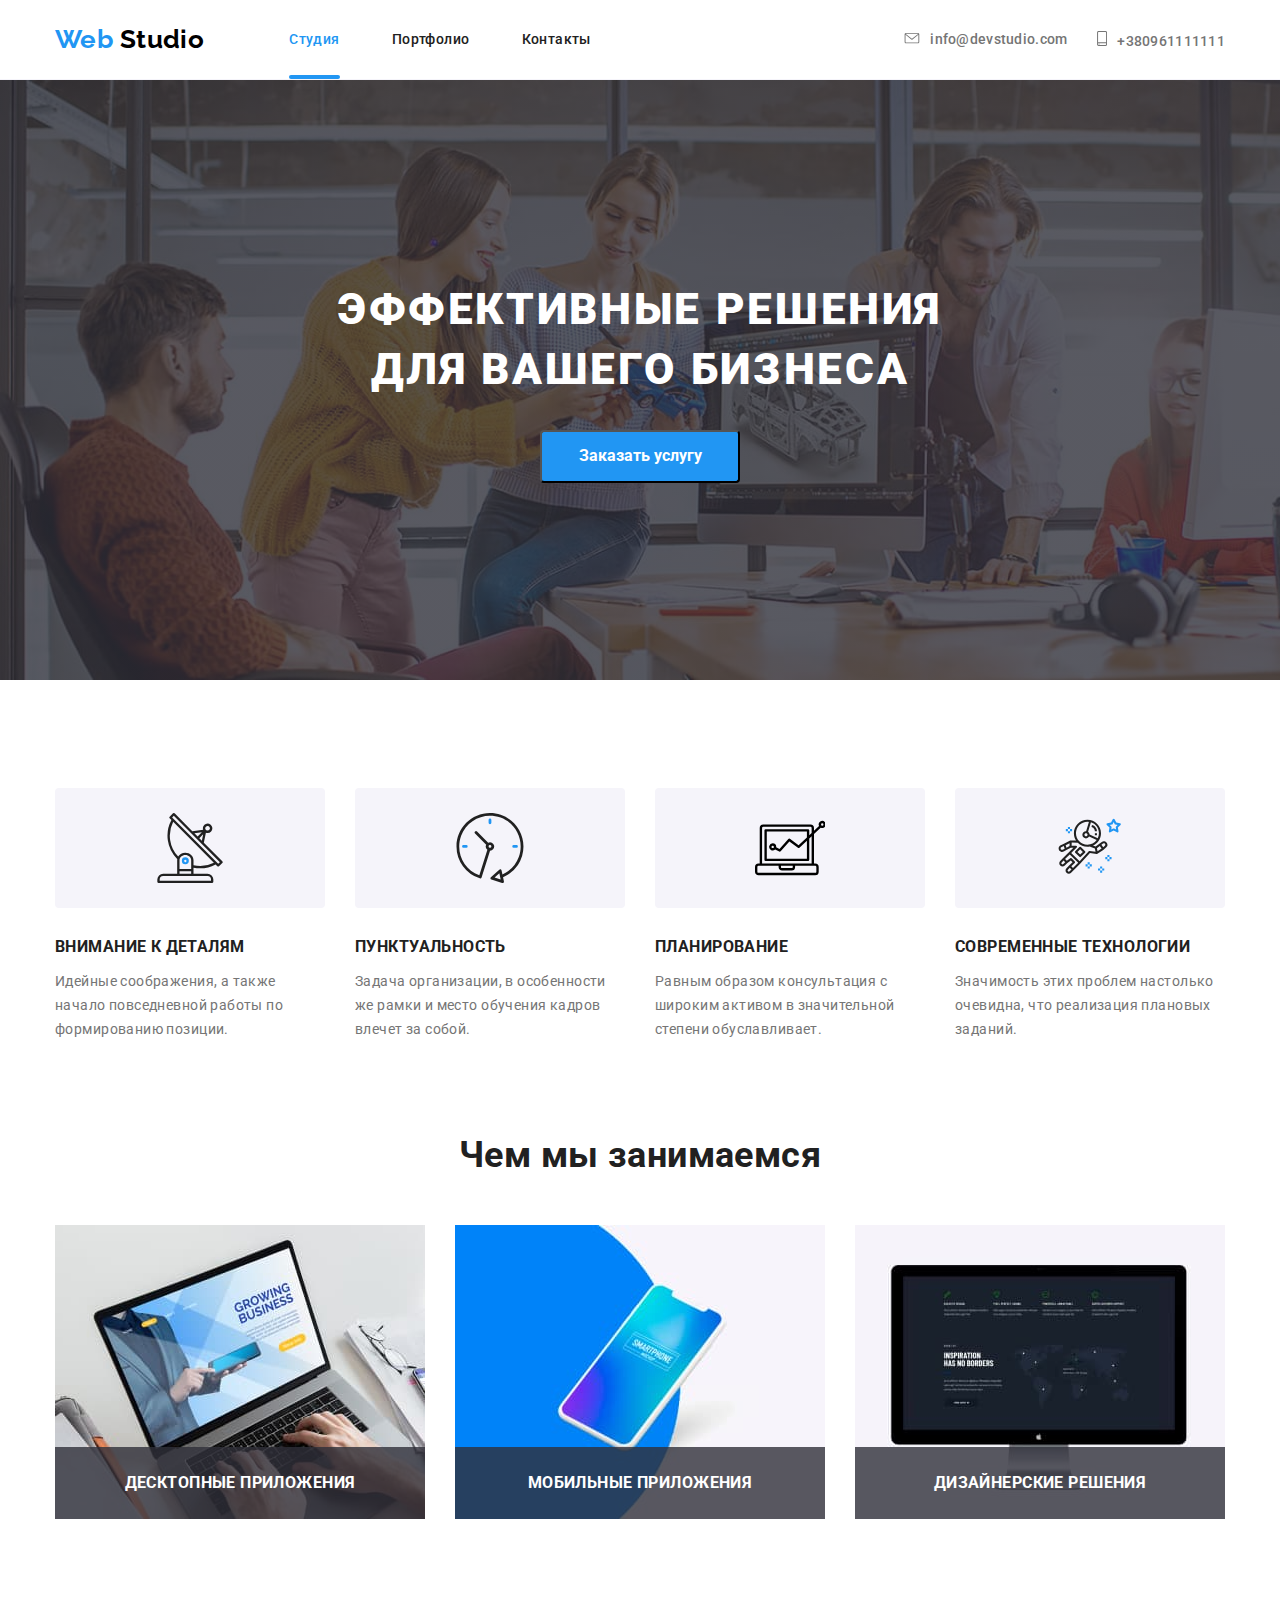
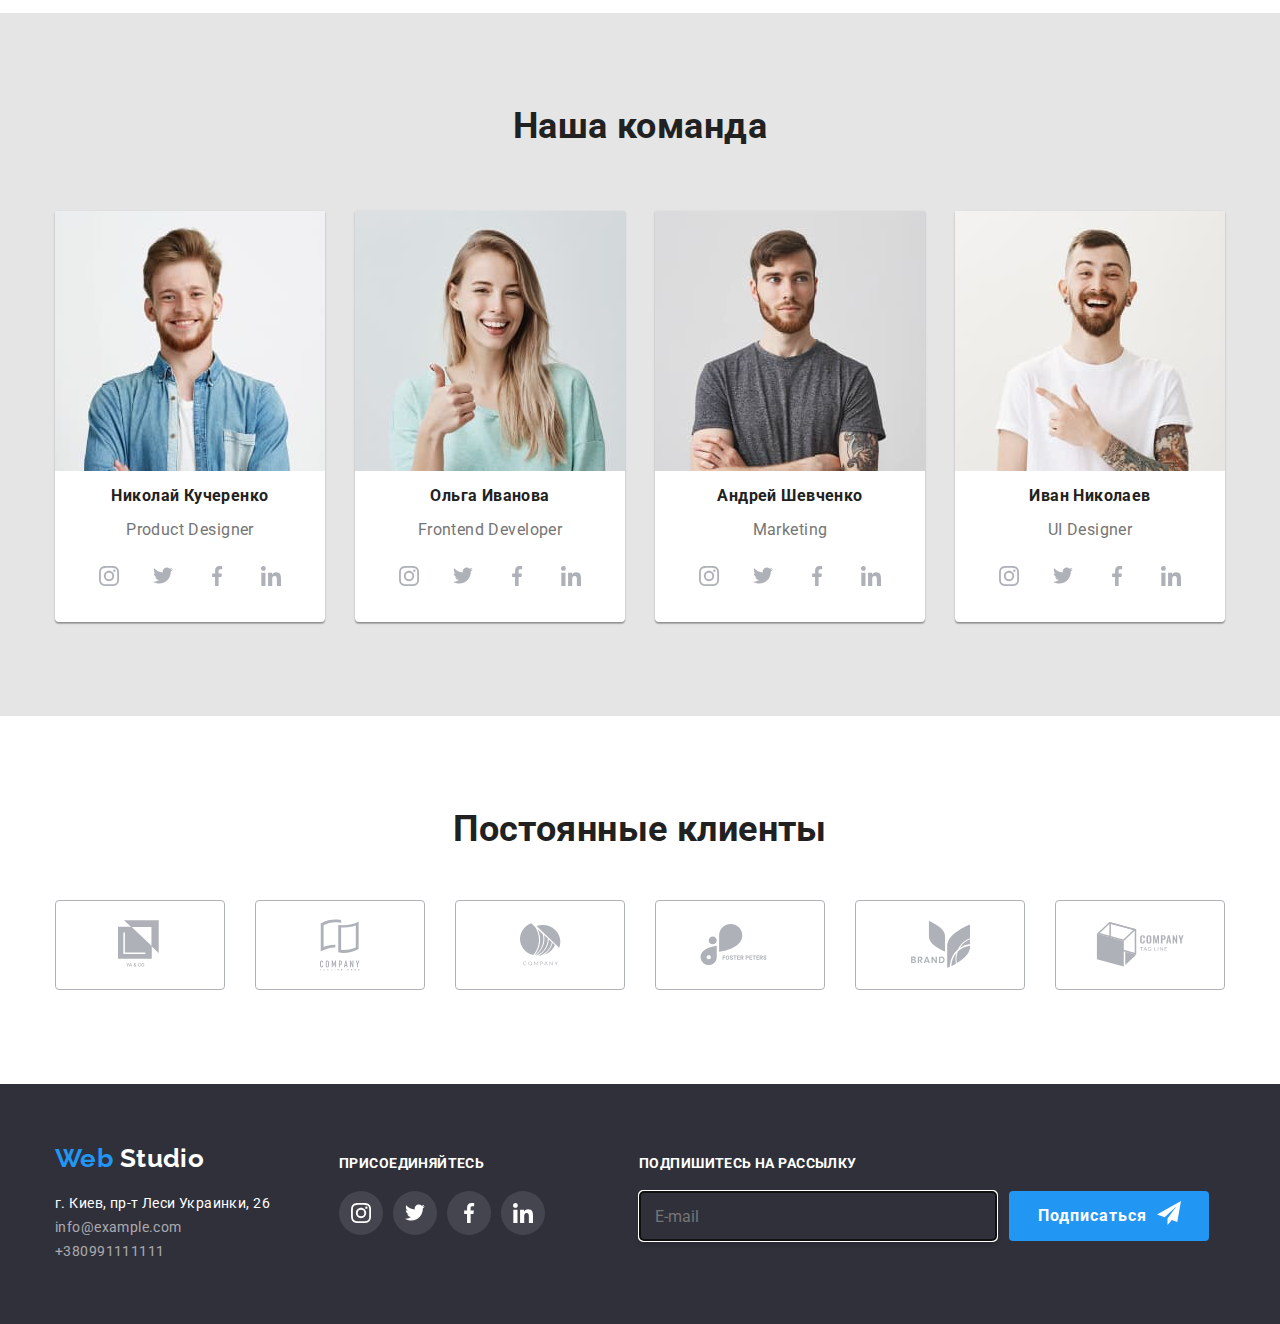
<file: index.html>
<!DOCTYPE html>
<html lang="ru">
  <head>
    <meta charset="UTF-8" />
    <meta name="viewport" content="width=device-width, initial-scale=1.0" />
    <title>Web Studio</title>
    <link
      href="https://fonts.googleapis.com/css2?family=Raleway:wght@700&family=Roboto:wght@400;500;700;900&display=swap"
      rel="stylesheet"
    />
    <link
      rel="stylesheet"
      href="https://cdnjs.cloudflare.com/ajax/libs/modern-normalize/0.6.0/modern-normalize.min.css"
    />
    <link rel="stylesheet" href="./сss/styles.css" />
  </head>
  <body>
    <!-- Шапка сайта-->
    <header class="page-header">
      <div class="container nav-address">
        <nav class="nav-address">
          <a href="./index.html" class="logo-header">
            <span class="logo-web">Web</span> Studio
          </a>

          <ul class="site-nav list">
            <li class="item"><a href="#" class="nav-link current">Студия</a>
            </li>
            <li class="item"><a href="./portfolio.html" class="nav-link" target="_blank">Портфолио</a>
            </li>
            <li class="item"><a href="#" class="nav-link">Контакты</a>
            </li>
          </ul>
        </nav>

        <ul class="address list">
          <li class="item">
            <a href="mailto:info@devstudio.com" class="link">
              <svg class="icon-header" width="16px" height="11px">
                <use href="./Images/sprite.svg#icon-envelope"></use>
              </svg>info@devstudio.com</a>
          </li>
          <li class="item">
            <a href="tel:+380961111111" class="link">
              <svg class="icon-header" width="10px" height="15px">
                <use href="./Images/sprite.svg#icon-smartphone"></use>
              </svg>+380961111111</a>
          </li>
        </ul>
      </div>
    </header>

    <!--Уникальный контент-->
    <main>
      <!--Герой-->
      <section class="hero">
            <h1 class="hero-title">Эффективные решения<br>для вашего бизнеса</h1>
         <div class="button-order-center">
           <button class="button-order" data-modal-open>Заказать услугу</button>
          </div>
      </section>

      <!--Преимущества-->
      <section class="section-without-padding-bottom">
        <div class="container">
          <h2 class="visually-hidden">Наши преимущества</h2>
          <ul class="feature-list">
            <li class="item">
              <div class="background-icon">
                <svg class="feature-icon">
                  <use
                    href="./Images/sprite.svg#icon-antenna"
                  ></use>
                </svg>
              </div>
              <h3 class="title">Внимание к деталям</h3>
              <p>
                Идейные соображения, а также начало повседневной работы по
                формированию позиции.
              </p>
            </li>
            <li class="item">
              <div class="background-icon">
                <svg class="feature-icon">
                  <use
                    href="./Images/sprite.svg#icon-clock"
                  ></use>
                </svg>
              </div>
              <h3 class="title">Пунктуальность</h3>
              <p>
                Задача организации, в особенности же рамки и место обучения
                кадров влечет за собой.
              </p>
            </li>
            <li class="item">
              <div class="background-icon">
                <svg class="feature-icon">
                  <use
                    href="./Images/sprite.svg#icon-Vector"
                  ></use>
                </svg>
              </div>
              <h3 class="title">Планирование</h3>
              <p>
                Равным образом консультация с широким активом в значительной
                степени обуславливает.
              </p>
            </li>
            <li class="item">
              <div class="background-icon">
                <svg class="feature-icon">
                  <use
                    href="./Images/sprite.svg#icon-astronaut"
                  ></use>
                </svg>
              </div>
              <h3 class="title">Современные технологии</h3>
              <p>
                Значимость этих проблем настолько очевидна, что реализация
                плановых заданий.
              </p>
            </li>
          </ul>
        </div>
      </section>

      <!--Чем мы занимаемся-->
      <section class="section">
        <div class="container">
          <h2 class="section-title">Чем мы занимаемся</h2>
          <ul class="what-we-do list">
            <li class="item">
              <img src="./Images/descapps.jpg" alt="#" width="370" />
              <h3 class="title">Десктопные приложения</h3>
            </li>
            <li class="item">
              <img src="./Images/mobapps.jpg" alt="#" width="370" />
              <h3 class="title">Мобильные приложения</h3>
            </li>
            <li class="item">
              <img src="./Images/design.jpg" alt="#" width="370" />
              <h3 class="title">Дизайнерские решения</h3>
            </li>
          </ul>
        </div>
      </section>

      <!--Наша команда-->
      <section class="section team-background">
        <div class="container">
          <h2 class="section-title">Наша команда</h2>
          <ul class="team-list">
            <li class="item">
              <img src="./Images/product_design.jpg" alt="#" width="270" />
              <h3 class="title">Николай Кучеренко</h3>
              <p lang="en" class="profession">Product Designer</p>
              <ul class="social-network-list">
                <li class="item">
                  <a href="#" aria-label="ссылка на instagram" class="background-social-network">
                    <svg width="20px" height="20px">
                      <use href="./Images/sprite.svg#icon-instagram"></use> 
                    </svg>
                  </a>
                </li>
                  <li class="item">
                    <a href="#" aria-label="ссылка на twitter" class="background-social-network">
                      <svg width="20px" height="20px">
                        <use href="./Images/sprite.svg#icon-twitter"></use>
                      </svg>
                    </a>
                  </li>
                <li class="item">
                  <a href="#" aria-label="ссылка на facebook" class="background-social-network">
                    <svg width="20px" height="20px">
                      <use href="./Images/sprite.svg#icon-facebook"></use> 
                    </svg>
                  </a>
                </li>
                <li class="item">
                  <a href="#" aria-label="ссылка на linkedin" class="background-social-network">
                    <svg width="20px" height="20px"">
                      <use href="./Images/sprite.svg#icon-linkedin"></use> 
                    </svg>
                  </a>
                </li>
              </ul>
            </li>
            <li class="item">
              <img src="./Images/frontend_developer.jpg" alt="#" width="270" />
              <h3 class="title">Ольга Иванова</h3>
              <p lang="en" class="profession">Frontend Developer</p>
            <ul class="social-network-list">
              <li class="item">
                <a href="#" aria-label="ссылка на instagram" class="background-social-network">
                  <svg width="20px" height="20px">
                    <use href="./Images/sprite.svg#icon-instagram"></use>
                  </svg>
                </a>
              </li>
              <li class="item">
                <a href="#" aria-label="ссылка на twitter" class="background-social-network">
                  <svg width="20px" height="20px">
                    <use href="./Images/sprite.svg#icon-twitter"></use>
                  </svg>
                </a>
              </li>
              <li class="item">
                <a href="#" aria-label="ссылка на facebook" class="background-social-network">
                  <svg width="20px" height="20px">
                    <use href="./Images/sprite.svg#icon-facebook"></use>
                  </svg>
                </a>
              </li>
              <li class="item">
                <a href="#" aria-label="ссылка на linkedin" class="background-social-network">
                  <svg width="20px" height="20px">
                                  <use href=" ./Images/sprite.svg#icon-linkedin"></use>
                  </svg>
                </a>
              </li>
            </ul>
            </li>
            <li class="item">
              <img src="./Images/marketing.jpg" alt="#" width="270" />
              <h3 class="title">Андрей Шевченко</h3>
              <p lang="en" class="profession">Marketing</p>
              <ul class="social-network-list">
                <li class="item">
                  <a href="#" aria-label="ссылка на instagram" class="background-social-network">
                    <svg width="20px" height="20px">
                      <use href="./Images/sprite.svg#icon-instagram"></use>
                    </svg>
                  </a>
                </li>
                <li class="item">
                  <a href="#" aria-label="ссылка на twitter" class="background-social-network">
                    <svg width="20px" height="20px">
                      <use href="./Images/sprite.svg#icon-twitter"></use>
                    </svg>
                  </a>
                </li>
                <li class="item">
                  <a href="#" aria-label="ссылка на facebook" class="background-social-network">
                    <svg width="20px" height="20px">
                      <use href="./Images/sprite.svg#icon-facebook"></use>
                    </svg>
                  </a>
                </li>
                <li class="item">
                  <a href="#" aria-label="ссылка на linkedin" class="background-social-network">
                    <svg width="20px" height="20px">
                     <use href=" ./Images/sprite.svg#icon-linkedin"></use>
                    </svg>
                  </a>
                </li>
              </ul>
            </li>
            <li class="item">
              <img src="./Images/uldesign.jpg" alt="#" width="270" />
              <h3 class="title">Иван Николаев</h3>
              <p lang="en" class="profession">UI Designer</p>
            <ul class="social-network-list">
              <li class="item">
                <a href="#" aria-label="ссылка на instagram" class="background-social-network">
                  <svg width="20px" height="20px">
                    <use href="./Images/sprite.svg#icon-instagram"></use>
                  </svg>
                </a>
              </li>
              <li class="item">
                <a href="#" aria-label="ссылка на twitter" class="background-social-network">
                  <svg width="20px" height="20px">
                    <use href="./Images/sprite.svg#icon-twitter"></use>
                  </svg>
                </a>
              </li>
              <li class="item">
                <a href="#" aria-label="ссылка на facebook" class="background-social-network">
                  <svg width="20px" height="20px">
                    <use href="./Images/sprite.svg#icon-facebook"></use>
                  </svg>
                </a>
              </li>
              <li class="item">
                <a href="#" aria-label="ссылка на linkedin" class="background-social-network">
                  <svg width="20px" height="20px">
                    <use href=" ./Images/sprite.svg#icon-linkedin"></use>
                  </svg>
                </a>
              </li>
            </ul>
            </li>
          </ul>
        </div>
      </section>

      <!--Постоянные клиенты-->
      <section class="section">
        <div class="container">
          <h2 class="section-title">Постоянные клиенты</h2>
          <ul class="clients-list">
            <li class="item">
              <a href="#" class="clients-logos">
               <svg width="45px" height="50px">
                 <use href="./Images/sprite.svg#icon-logo_1"></use> 
               </svg></a>
            </li>
            <li class="item">
            <a href="#" class="clients-logos">
              <svg width="40px" height="52px">
                <use href="./Images/sprite.svg#icon-logo_2"></use>
              </svg></a>
            </li>
            <li class="item">
              <div class="">
              <a href="#" class="clients-logos">
                <svg width="41px" height="53px">
                  <use href="./Images/sprite.svg#icon-logo_3" ></use>
                </svg></a>
                </div>
            </li>
            <li class="item">
              <a href="#" class="clients-logos">
                <svg width="80px" height="42px">
                  <use href="./Images/sprite.svg#icon-logo_4"></use>
                </svg></a>
            </li>
            <li class="item">
              <a href="#" class="clients-logos">
                <svg width="59px" height="47px">
                  <use href="./Images/sprite.svg#icon-logo_5"></use>
                </svg></a>
            </li>
            <li class="item">
              <a href="#" class="clients-logos">
                <svg width="89px" height="45px">
                  <use href="./Images/sprite.svg#icon-logo_6"></use>
                </svg></a>
            </li>
          </ul>
        </div>
      </section>
    </main>

    <!--Подвал сайта-->
    <footer class="footer">
      <div class="container address-phone-join">
        <div class="logo-address">
          <a href="./index.html" class="logo-footer">
            <span class="logo-web">Web</span> Studio</a>
          <address class="address-footer">
            <span class="physical-address">г. Киев, пр-т Леси Украинки, 26</span><br />
            <a href="mailto:info@example.com">info@example.com</a><br />
            <a href="tel:+380991111111">+380991111111</a>
          </address>
        </div>
    
        <div class="join-conteiner">
          <b class="join">Присоединяйтесь</b>
          <ul class="social-network-list-footer">
            <li class="item">
              <a href="#" aria-label="ссылка на instagram" class="background-social-network-footer">
                <svg width="20px" height="20px">
                  <use href="./Images/sprite.svg#icon-instagram"></use>
                </svg>
              </a>
            </li>
            <li class="item">
              <a href="#" aria-label="ссылка на twitter" class="background-social-network-footer">
                <svg width="20px" height="20px">
                  <use href="./Images/sprite.svg#icon-twitter"></use>
                </svg>
              </a>
            </li>
            <li class="item">
              <a href="#" aria-label="ссылка на facebook" class="background-social-network-footer">
                <svg width="20px" height="20px">
                  <use href="./Images/sprite.svg#icon-facebook"></use>
                </svg>
              </a>
            </li>
            <li class="item">
              <a href="#" aria-label="ссылка на linkedin" class="background-social-network-footer">
                <svg width="20px" height="20px">
                  <use href="./Images/sprite.svg#icon-linkedin"></use>
                </svg>
              </a>
            </li>
          </ul>
        </div>

<div class="subscribe-conteiner">
      <b class="subscribe">Подпишитесь на рассылку</b>
      
    <form>
      <div class="form-subscribe">
      <label for="user-mails"></label>
<input 
type="email" 
name="user-mails"
id="user-mails"
 placeholder="E-mail"
 autofocus/>

    <button type="submit" class="button-subscribe">Подписаться
      <span><svg class="icon-send" width="24px" height="24px">
          <use href="./Images/sprite.svg#icon-icon_send"></use>
        </svg>
      </span>
    </button>

      </form>
      </div>
</div>
       
</div>
    </footer>

<div class="backdrop is-hidden" data-modal>
<div class="modal">
  <div>
    <button data-modal-close class="button-close">
    <svg class="icon-close" width="11px" height="11px">
      <use href="./Images/sprite.svg#icon-close_form"></use>
    </svg></button>
  </div>
  <p class="left-data">Оставьте свои данные, мы вам перезвоним</p>

    <form class="form" autocomplete="off">
      <div class="form-field">
        <input type="text" class="form-input" name="name" id="name" placeholder=" " />
        <label for="name" class="form-label">Имя</label>
          <svg class="icon-form" width="12px" height="12px">
            <use href="./Images/sprite.svg#icon-name_form"></use> 
          </svg>
      </div>
    
      <div class="form-field">
        <input type="tel" class="form-input" name="telephone" id="telephone" placeholder=" " />
        <label for="telephone" class="form-label">Телефон</label>
          <svg class="icon-form" width="13px" height="13px">
            <use href="./Images/sprite.svg#icon-phome_form"></use> 
          </svg>
      </div>

      <div class="form-field">
        <input type="email" class="form-input" name="mail" id="mail" placeholder=" " />
        <label for="mail" class="form-label">Почта</label>
          <svg class="icon-form" width="15px" height="12px">
            <use href="./Images/sprite.svg#icon-mail_form"></use> 
          </svg>
      </div>

      <div>
      <textarea name="comment" id="comment" placeholder=" "></textarea>
        <label for="comment" class="form-label-comment">Комментарий</label>
      </div>

      <div class="agree">
        <label class="agree-label">
<input class="checkbox" type="checkbox">
<span class="icon-checkbox"></span>
       Соглашаюсь с рассылкой и принимаю <a href=""><span class="conditions">Условия договора</span></a>
</label>
</div>

      <div class="button-centered">
  <button type="submit" class="button-sent">Отправить</button>
</div>

  </form>
</div>
</div>

<script src="./js/modal.js"></script>
  </body>
</html>
</file>
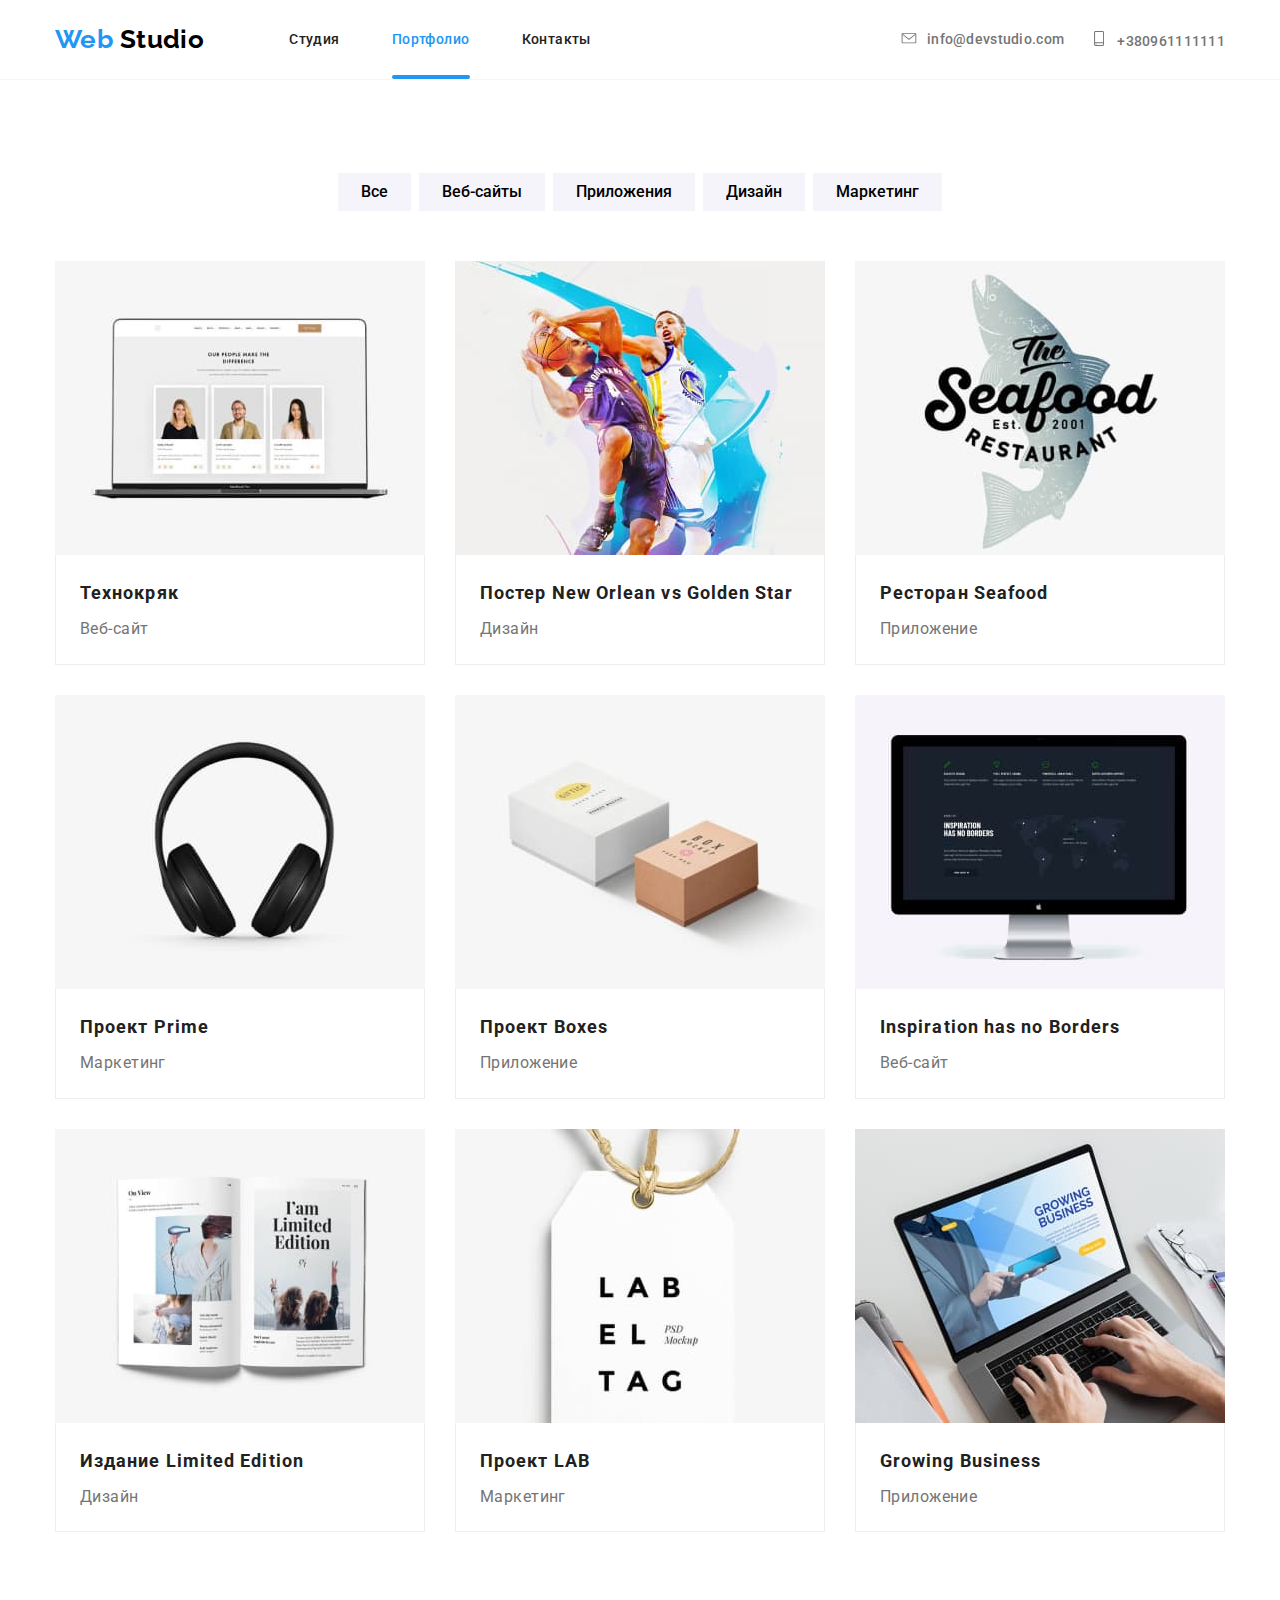
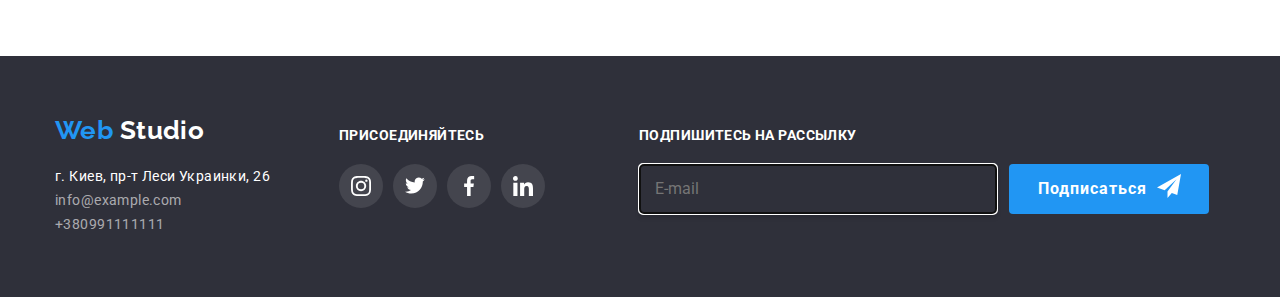
<file: portfolio.html>
<!DOCTYPE html>
<html lang="ru">
  <head>
    <meta charset="UTF-8" />
    <meta name="viewport" content="width=device-width, initial-scale=1.0" />
    <title lang="en">Portfolio</title>
    <link
      href="https://fonts.googleapis.com/css2?family=Raleway:wght@700&family=Roboto:wght@400;500;700;900&display=swap"
      rel="stylesheet"
    />
    <link
      rel="stylesheet"
      href="https://cdnjs.cloudflare.com/ajax/libs/modern-normalize/0.6.0/modern-normalize.min.css"
    />
    <link rel="stylesheet" href="./сss/styles.css" />
  </head>

  <body>
    <!-- Шапка сайта-->
    <header class="page-header">
      <div class="container nav-address">
        <nav class="nav-address">
          <a href="./index.html" class="logo-header">
            <span class="logo-web">Web</span> Studio
          </a>

          <ul class="site-nav list">
            <li class="item">
              <a href="./index.html" class="nav-link">Студия</a>
            </li>
            <li class="item">
              <a href="#" class="nav-link current" target="_blank">Портфолио</a>
            </li>
            <li class="item"><a href="#" class="nav-link">Контакты</a></li>
          </ul>
        </nav>

        <ul class="address list">
          <li class="item">
            <a href="mailto:info@devstudio.com" class="link">
              <svg class="icon-header" width="16px" height="11px">
                <use href="./Images/sprite.svg#icon-envelope"></use></svg
              >info@devstudio.com</a
            >
          </li>
          <li class="item">
            <a href="tel:+380961111111" class="link">
              <svg class="icon-header" width="10px" height="15px">
                <use href="./Images/sprite.svg#icon-smartphone"></use>
              </svg>
              +380961111111</a
            >
          </li>
        </ul>
      </div>
    </header>

    <!--Уникальный контент-->
    <main class="main-section">
      <!--Фильтры по работам-->
      <section class="container">
        <h1 class="visually-hidden">Наши работы</h1>
        <nav class="filters">
          <ul class="filters">
            <li class="item">
              <button class="button-filters" type="button">Все</button>
            </li>
            <li class="item">
              <button class="button-filters" type="button">Веб-сайты</button>
            </li>
            <li class="item">
              <button class="button-filters" type="button">Приложения</button>
            </li>
            <li class="item">
              <button class="button-filters" type="button">Дизайн</button>
            </li>
            <li class="item">
              <button class="button-filters" type="button">Маркетинг</button>
            </li>
          </ul>
        </nav>

        <!--Список работ-->
        <div>
          <ul class="works-list">
            <li class="flex-element">
              <a href="#" class="link">
                <div class="overlay">
                  <img src="./Images/Portfolio_img1.jpg" alt="#" />
                  <p class="works-description">
                    Технокряк это современная площадка распространения
                    коронавируса. Компании используют эту платформу для
                    цифрового шпионажа и атак на защищённые сервера конкурентов.
                  </p>
                </div>
                <div class="title-product">
                  <h2 class="title">Технокряк</h2>
                  <p class="product">Веб-сайт</p>
                </div>
              </a>
            </li>
            <li class="flex-element">
              <a href="#" class="link">
                <div class="overlay">
                  <img src="./Images/Portfolio_img2.jpg" alt="#" />
                  <p class="works-description">
                    Технокряк это современная площадка распространения
                    коронавируса. Компании используют эту платформу для
                    цифрового шпионажа и атак на защищённые сервера конкурентов.
                  </p>
                </div>
                <div class="title-product">
                  <h2 class="title">
                    Постер <span lang="en">New Orlean vs Golden Star</span>
                  </h2>
                  <p class="product">Дизайн</p>
                </div>
              </a>
            </li>
            <li class="flex-element">
              <a href="#" class="link">
                <div class="overlay">
                  <img src="./Images/Portfolio_img3.jpg" alt="#" />
                  <p class="works-description">
                    Технокряк это современная площадка распространения
                    коронавируса. Компании используют эту платформу для
                    цифрового шпионажа и атак на защищённые сервера конкурентов.
                  </p>
                </div>
                <div class="title-product">
                  <h2 class="title">Ресторан <span lang="en">Seafood</span></h2>
                  <p class="product">Приложение</p>
                </div>
              </a>
            </li>
            <li class="flex-element">
              <a href="#" class="link">
                <div class="overlay">
                  <img src="./Images/Portfolio_img4.jpg" alt="#" />
                  <p class="works-description">
                    Технокряк это современная площадка распространения
                    коронавируса. Компании используют эту платформу для
                    цифрового шпионажа и атак на защищённые сервера конкурентов.
                  </p>
                </div>
                <div class="title-product">
                  <h2 class="title">Проект <span lang="en">Prime</span></h2>
                  <p class="product">Маркетинг</p>
                </div>
              </a>
            </li>
            <li class="flex-element">
              <a href="#" class="link">
                <div class="overlay">
                  <img src="./Images/Portfolio_img5.jpg" alt="#" />
                  <p class="works-description">
                    Технокряк это современная площадка распространения
                    коронавируса. Компании используют эту платформу для
                    цифрового шпионажа и атак на защищённые сервера конкурентов.
                  </p>
                </div>
                <div class="title-product">
                  <h2 class="title">Проект <span lang="en">Boxes</span></h2>
                  <p class="product">Приложение</p>
                </div>
              </a>
            </li>
            <li class="flex-element">
              <a href="#" class="link">
                <div class="overlay">
                  <img src="./Images/Portfolio_img6.jpg" alt="#" />
                  <p class="works-description">
                    Технокряк это современная площадка распространения
                    коронавируса. Компании используют эту платформу для
                    цифрового шпионажа и атак на защищённые сервера конкурентов.
                  </p>
                </div>
                <div class="title-product">
                  <h2 lang="en" class="title">Inspiration has no Borders</h2>
                  <p class="product">Веб-сайт</p>
                </div>
              </a>
            </li>
            <li class="flex-element">
              <a href="#" class="link">
                <div class="overlay">
                  <img src="./Images/Portfolio_img7.jpg" alt="#" />
                  <p class="works-description">
                    Технокряк это современная площадка распространения
                    коронавируса. Компании используют эту платформу для
                    цифрового шпионажа и атак на защищённые сервера конкурентов.
                  </p>
                </div>
                <div class="title-product">
                  <h2 class="title">Издание Limited Edition</h2>
                  <p class="product">Дизайн</p>
                </div>
              </a>
            </li>
            <li class="flex-element">
              <a href="#" class="link">
                <div class="overlay">
                  <img src="./Images/Portfolio_img8.jpg" alt="#" />
                  <p class="works-description">
                    Технокряк это современная площадка распространения
                    коронавируса. Компании используют эту платформу для
                    цифрового шпионажа и атак на защищённые сервера конкурентов.
                  </p>
                </div>
                <div class="title-product">
                  <h2 class="title">Проект LAB</h2>
                  <p class="product">Маркетинг</p>
                </div>
              </a>
            </li>
            <li class="flex-element">
              <a href="#" class="link">
                <div class="overlay">
                  <img src="./Images/Portfolio_img9.jpg" alt="#" />
                  <p class="works-description">
                    Технокряк это современная площадка распространения
                    коронавируса. Компании используют эту платформу для
                    цифрового шпионажа и атак на защищённые сервера конкурентов.
                  </p>
                </div>
                <div class="title-product">
                  <h2 lang="en" class="title">Growing Business</h2>
                  <p class="product">Приложение</p>
                </div>
              </a>
            </li>
          </ul>
        </div>
      </section>
    </main>

    <!--Подвал сайта-->
    <footer class="footer">
      <div class="container address-phone-join">
        <div class="logo-address">
          <a href="./index.html" class="logo-footer">
            <span class="logo-web">Web</span> Studio</a>
          <address class="address-footer">
            <span class="physical-address">г. Киев, пр-т Леси Украинки, 26</span><br />
            <a href="mailto:info@example.com">info@example.com</a><br />
            <a href="tel:+380991111111">+380991111111</a>
          </address>
        </div>
    
        <div class="join-conteiner">
          <b class="join">Присоединяйтесь</b>
          <ul class="social-network-list-footer">
            <li class="item">
              <a href="#" aria-label="ссылка на instagram" class="background-social-network-footer">
                <svg width="20px" height="20px">
                  <use href="./Images/sprite.svg#icon-instagram"></use>
                </svg>
              </a>
            </li>
            <li class="item">
              <a href="#" aria-label="ссылка на twitter" class="background-social-network-footer">
                <svg width="20px" height="20px">
                  <use href="./Images/sprite.svg#icon-twitter"></use>
                </svg>
              </a>
            </li>
            <li class="item">
              <a href="#" aria-label="ссылка на facebook" class="background-social-network-footer">
                <svg width="20px" height="20px">
                  <use href="./Images/sprite.svg#icon-facebook"></use>
                </svg>
              </a>
            </li>
            <li class="item">
              <a href="#" aria-label="ссылка на linkedin" class="background-social-network-footer">
                <svg width="20px" height="20px">
                  <use href="./Images/sprite.svg#icon-linkedin"></use>
                </svg>
              </a>
            </li>
          </ul>
        </div>
    
        <div class="subscribe-conteiner">
          <b class="subscribe">Подпишитесь на рассылку</b>
    
          <form>
            <div class="form-subscribe">
              <label for="user-mails"></label>
              <input type="email" name="user-mails" id="user-mails" placeholder="E-mail" autofocus />
    
              <button class="button-subscribe">Подписаться
                <span><svg class="icon-send" width="24px" height="24px">
                    <use href="./Images/sprite.svg#icon-icon_send"></use>
                  </svg>
                </span>
              </button>
    
          </form>
        </div>
      </div>
    
      </div>
    </footer>
  </body>
</html>
</file>
<file: сss/styles.css>
/* цвет основной текста #212121 */
/* вторичный цвет текста #757575 */
/* вторичный цвет фона, цвет соцсетей у команды #AFB1B8 */

/* белый #FFFFFF */
/* акцент #2196F3 */

:root {
  --primary-text-color: #757575;
  --primary-white-color: #ffffff;
  --title-text-color: #212121;
  --accent-color: #2196f3;
  --accent-grey: #f5f4fa;
  --secondary-color: #afb1b8;
  --timing-function: cubic-bezier(0.4, 0, 0.2, 1);
}

body {
  background-color: var(--primary-white-color);
  color: var(--primary-text-color);
  font-family: "Roboto", "Verdana", "Tahoma", sans-serif;
  letter-spacing: 0.03em;
  font-size: 14px;
  line-height: 1.1;
}

/* Утиилиты */

.visually-hidden {
  position: absolute;
  width: 1px;
  height: 1px;
  margin: -1px;
  border: 0;
  padding: 0;
  clip: rect(0 0 0 0);
  overflow: hidden;
}

.list {
  padding: 0;
  margin: 0;
  list-style: none;
}

ul {
  list-style: none;
}

img {
  display: block;
  max-width: 100%;
  height: auto;
}

a {
  text-decoration: none;
  color: inherit;
}

h1,
h2 {
  margin-bottom: 0px;
  margin-top: 0px;
}

/*Header*/

.container {
  width: 1200px;
  margin-left: auto;
  margin-right: auto;
  padding-left: 15px;
  padding-right: 15px;
}

/* Nav-address */

.nav-address {
  display: flex;
  align-items: center;
}

.logo-header {
  color: black;
  font-family: Raleway, sans-serif;
  font-size: 26px;
  font-weight: bold;
}

.logo-web {
  color: var(--accent-color);
}

/*Page header*/

.page-header {
  border-bottom: solid 1px var(--accent-grey);
}

/*Address list*/

.address .link {
  padding-top: 32px;
  padding-bottom: 32px;
  font-style: inherit;
  letter-spacing: 0.02em;
  font-weight: 500;
  transition: color 250ms var(--timing-function);
}

.address .link:hover,
.address .link:focus {
  color: var(--accent-color);
}

.address .item + .item {
  margin-left: 30px;
}

.address {
  display: flex;
  align-items: center;
  margin-left: auto;
}

/* Site nav */

.site-nav {
  display: flex;
  align-items: center;
  margin-left: 85px;
}

.site-nav .item + .item {
  margin-left: 52px;
}

.nav-link {
  position: relative;
  display: inline-flex;
  padding-top: 32px;
  padding-bottom: 32px;
  color: var(--title-text-color);
  font-weight: 500;
  transition: color 250ms var(--timing-function);
}

.nav-link:hover,
.nav-link:focus,
.current {
  color: var(--accent-color);
}

.current::after {
  position: absolute;

  height: 4px;
  width: 100%;

  left: 0;
  bottom: 0;
  display: block;
  content: "";
  background-color: var(--accent-color);
  border-radius: 2px;

  opacity: 1;
}

.icon-header {
  fill: currentColor;
  margin-right: 10px;
  transition: fill 250ms var(--timing-function);
}

.icon-header:hover {
  fill: var(--accent-color);
}

/* Hero */

.hero {
  max-width: 1600px;
  height: 600px;
  margin-left: auto;
  margin-right: auto;
  padding-top: 200px;
  background-image: linear-gradient(
      to right,
      rgba(47, 48, 58, 0.8),
      rgba(47, 48, 58, 0.8)
    ),
    url("../Images/Header\ img.jpg");
}

.hero-title {
  display: block;
  margin-bottom: 30px;
  color: var(--primary-white-color);
  text-transform: uppercase;
  font-size: 44px;
  letter-spacing: 0.06em;
  line-height: 1.36;
  text-align: center;
  font-weight: 900;
}

.button-order-center {
  text-align: center;
}

/* buttons */

.button-order {
  display: inline-block;
  min-width: 200px;
  min-height: 50px;
  border-radius: 4px;
  padding: 10px 32px;
  text-align: center;
  color: var(--primary-white-color);
  background: var(--accent-color);
  font-size: 16px;
  line-height: 1.8;
  font-weight: 700;
  cursor: pointer;
}

.button-filters {
  border: none;
  padding: 6px 23px;
  background-color: var(--accent-grey);
  font-family: inherit;
  font-size: 16px;
  line-height: 1.6;
  font-weight: 500;
  transition: background-color 250ms var(--timing-function),
    color 250ms var(--timing-function), box-shadow 250ms var(--timing-function);
}

button:hover,
button:focus {
  cursor: pointer;
  background-color: var(--accent-color);
  color: var(--primary-white-color);
  box-shadow: 0px 2px 2px rgba(0, 0, 0, 0.12), 0px 1px 2px rgba(0, 0, 0, 0.08),
    0px 3px 1px rgba(0, 0, 0, 0.1);
}

/* Section */

.section-title {
  padding-bottom: 50px;
  color: var(--title-text-color);
  text-align: center;
  font-size: 36px;
}

.section {
  padding-top: 94px;
  padding-bottom: 94px;
}

.section-without-padding-bottom {
  padding-top: 94px;
  padding-bottom: 0px;
}

/* Features */

.feature-list {
  margin-top: 94 px;
  margin-bottom: 0px;
  padding-left: 0px;
  display: flex;
  align-items: center;
  list-style: none;
}

.feature-list .item + .item {
  margin-left: 30px;
}

.feature-list .title {
  margin-top: 30px;
  margin-bottom: 10px;
  color: var(--title-text-color);
  text-transform: uppercase;
}

.feature-list p {
  margin-bottom: 0px;
  line-height: 1.7;
  width: 270px;
}

/*svg in feature-list*/

.feature-icon {
  width: 70px;
  height: 70px;
  background-color: var(--accent-grey);
}

.background-icon {
  display: inline-flex;
  justify-content: center;
  align-items: center;
  border-radius: 4px;
  width: 270px;
  height: 120px;
  background-color: var(--accent-grey);
}

/* what we do */

.what-we-do .title {
  position: absolute;
  width: 370px;

  bottom: 0;
  right: 0;
  padding-top: 27px;
  padding-bottom: 27px;
  margin-top: 0px;
  margin-bottom: 0px;
  color: var(--primary-white-color);
  text-transform: uppercase;
  text-align: center;
  background-color: rgba(47, 48, 58, 0.8);
}

.what-we-do {
  padding-left: 0px;
  display: flex;
  align-items: center;
}

.what-we-do .item {
  position: relative;
}

.what-we-do .item + .item {
  margin-left: 30px;
}

/* Team */

.team-background {
  background-color: #e5e5e5;
}

.team-list .title {
  color: var(--title-text-color);
  text-align: center;
  font-size: 16px;
}

.team-list {
  display: flex;
  align-items: center;
  padding-left: 0px;
  margin-bottom: auto;
}

.team-list .item + .item {
  margin-left: 30px;
}

.team-list > .item {
  background-color: var(--primary-white-color);
  box-shadow: 0px 2px 1px rgba(0, 0, 0, 0.2), 0px 1px 1px rgba(0, 0, 0, 0.14),
    0px 1px 3px rgba(0, 0, 0, 0.12);
  border-radius: 0px 0px 4px 4px;
}

.social-network-list {
  display: flex;
  padding-left: 0px;
  justify-content: center;
  align-items: center;
  margin-top: 16px;
  margin-bottom: 24px;
}

.social-network-list .item + .item {
  margin-left: 10px;
}

.background-social-network {
  fill: var(--secondary-color);
  width: 44px;
  height: 44px;
  display: inline-flex;
  justify-content: center;
  align-items: center;
  border-radius: 50%;
  transition: fill 250ms var(--timing-function),
    background-color 250ms var(--timing-function);
}

.background-social-network:hover,
.background-social-network:focus {
  fill: var(--primary-white-color);
  background-color: var(--accent-color);
  outline: none;
}

/*Svg for team-list*/

.profession {
  text-align: center;
  font-size: 16px;
}

/*Clients-list*/

.clients-list {
  display: flex;
  align-items: center;
  padding-left: 0px;
  margin-top: auto;
  margin-bottom: auto;
}

.clients-list .item + .item {
  margin-left: 30px;
}

.clients-logos {
  display: flex;
  justify-content: center;
  align-items: center;
  border: solid 1px var(--secondary-color);
  border-radius: 4px;
  width: 170px;
  height: 90px;
  fill: var(--secondary-color);
  transition: fill 250ms var(--timing-function),
    border 250ms var(--timing-function);
}

.clients-logos:hover,
.clients-logos:focus {
  fill: var(--accent-color);
  border: solid 1px var(--accent-color);
  outline: none;
}

/* Works-list for portfolio */

.main-section {
  padding-top: 93px;
}

.filters {
  display: flex;
  justify-content: center;
  padding-left: 0px;
  margin-top: 0px;
  margin-bottom: 0px;
}

.filters .item + .item {
  margin-left: 8px;
}

.works-list {
  padding-top: 50px;
  padding-bottom: 94px;
  margin-bottom: 0px;
  margin-top: 0px;
  display: flex;
  flex-wrap: wrap;
  padding-left: 0px;
}

.title-product {
  border-left: 1px solid #eeeeee;
  border-right: 1px solid #eeeeee;
  border-bottom: 1px solid #eeeeee;
}

.flex-element.flex-element:nth-child(3n) {
  margin-right: 0px;
}

.works-list .title {
  padding-left: 24px;
  padding-right: 24px;
  padding-top: 20px;
  padding-bottom: 4px;
  color: var(--title-text-color);
  font-size: 18px;
  letter-spacing: 0.06em;
  line-height: 2;
}

.works-list .product {
  padding-left: 24px;
  margin-right: 24px;
  margin-top: 0px;
  margin-bottom: 0px;
  padding-bottom: 20px;
  font-size: 16px;
  line-height: 1.8;
}

.overlay {
  position: relative;
  overflow: hidden;
}

.works-description {
  position: absolute;
  top: 0;
  right: 0;
  margin-top: 0px;
  margin-bottom: 0px;
  padding-left: 24px;
  padding-right: 24px;
  padding-top: 63px;
  padding-bottom: 63px;
  height: 294px;
  display: block;
  transform: translateY(100%);
  transition: transform 250ms var(--timing-function);
  color: var(--primary-white-color);
  font-size: 18px;
  line-height: 1.5;
  background: rgba(33, 150, 243, 0.9);
}

.flex-element .link:hover .works-description,
.flex-element .link:focus .works-description {
  transform: translateY(0);
  outline: none;
}

.flex-element {
  width: 370px;
  margin-right: 30px;
  margin-bottom: 30px;
}

.flex-element .link {
  display: block;
}

.flex-element .link:hover,
.flex-element .link:focus {
  outline: none;
  box-shadow: 1px 4px 6px rgba(0, 0, 0, 0.16), 0px 4px 4px rgba(0, 0, 0, 0.06),
    0px 1px 1px rgba(0, 0, 0, 0.12);
  transition: box-shadow 250ms var(--timing-function);
}

/* Footer */

.address-phone-join {
  display: flex;
  padding-top: 60px;
  padding-bottom: 60px;
}

.logo-address {
  margin-right: 69px;
}

.footer {
  background-color: #2f303a;
}

.logo-footer {
  color: var(--primary-white-color);
  font-family: Raleway, sans-serif;
  font-size: 26px;
  font-weight: bold;
  line-height: 1.1;
}

.address-footer {
  padding-top: 20px;
  color: rgba(255, 255, 255, 0.6);
  font-style: inherit;
  line-height: 1.71;
}

.social-network-list-footer {
  display: flex;
  padding-left: 0px;
  justify-content: center;
  align-items: center;
  margin-top: 20px;
}

.social-network-list-footer .item + .item {
  margin-left: 10px;
}

.background-social-network-footer {
  width: 44px;
  height: 44px;
  display: inline-flex;
  justify-content: center;
  align-items: center;
  fill: var(--primary-white-color);
  background-color: #44454e;
  border-radius: 50%;
  transition: background-color 250ms var(--timing-function);
}

.background-social-network-footer:hover,
.background-social-network-footer:focus {
  background-color: var(--accent-color);
  outline: none;
}

.physical-address {
  color: var(--primary-white-color);
}

.join-conteiner {
  padding-top: 12px;
  margin-right: 94px;
}

.join {
  color: var(--primary-white-color);
  text-transform: uppercase;
}

.subscribe {
  padding-bottom: 20px;
  color: var(--primary-white-color);
  text-transform: uppercase;
}

.subscribe-conteiner {
  padding-top: 12px;
}

/*Форма*/

.form-subscribe {
  display: inline-flex;
}

.form-subscribe input {
  margin-top: 20px;
  padding: 16px 15px;
  width: 358px;
  height: 50px;
  color: var(--primary-white-color);
  font-size: 16px;
  border: 1px solid rgba(255, 255, 255, 0.3);
  box-shadow: 0px 4px 4px rgba(0, 0, 0, 0.15);
  border-radius: 4px;
  background-color: #2f303a;
  margin-right: 12px;
}

.button-subscribe {
  display: inline-flex;
  width: 200px;
  height: 50px;
  margin-top: 20px;
  border-radius: 4px;
  padding-top: 10px;
  padding-bottom: 10px;
  padding-left: 29px;
  padding-right: 28px;
  margin-left: auto;

  color: var(--primary-white-color);
  border: var(--accent-color);
  background: var(--accent-color);
  letter-spacing: 0.06em;
  font-weight: bold;
  font-size: 16px;
  line-height: 1.87;
}

.icon-send {
  margin-left: 10px;
}

/* Модальное окно*/

.backdrop {
  position: fixed;
  transform: scale(1);
  transition: opacity 250ms var(--timing-function);
  opacity: 1;
  top: 0;
  left: 0;
  width: 100%;
  height: 100%;
  background-color: rgba(116, 113, 109, 0.801);
}

.backdrop.is-hidden {
  opacity: 0;
  pointer-events: none;
  transform: scale(0);
}

.backdrop.is-hidden .modal {
  transform: translate(-50%, -50%) scale(0);
}

.modal {
  position: absolute;
  top: 50%;
  left: 50%;

  min-height: 581px;
  min-width: 528px;
  box-shadow: 0px 2px 1px rgba(0, 0, 0, 0.2), 0px 1px 1px rgba(0, 0, 0, 0.14),
    0px 1px 3px rgba(0, 0, 0, 0.12);
  background-color: var(--primary-white-color);

  transform: translate(-50%, -50%) scale(1);

  transition: transform 250ms var(--timing-function);
}

.left-data {
  margin: 40px 40px 30px;
  font-weight: bold;
  font-size: 20px;
  color: var(--title-text-color);
  line-height: 1.15;
}

.form {
  margin: 0px 40px 40px;
  width: 448px;
}

.form-field {
  position: relative;
  margin-bottom: 28px;
}

.form-label {
  position: absolute;
  top: 50%;
  left: 40px;
  transform: translate(0, -50%);

  transition: transform 250ms var(--timing-function);
}

.form-label-comment {
  position: absolute;
  top: 51%;
  left: 60px;
  transform: translate(0, -50%);

  transition: transform 250ms var(--timing-function);
}

.form-input {
  width: 100%;
  margin: 0;
  padding: 12px 18px;
  padding-left: 42px;
  font: inherit;
  border-radius: 4px;
  border: 1px solid rgba(33, 33, 33, 0.2);
}

.form-input:focus + .form-label,
.form-input:not(:placeholder-shown) + .form-label {
  color: var(--accent-color);
  transform: translate(-25px, -40px);
}

textarea:focus + .form-label-comment,
textarea:not(:placeholder-shown) + .form-label-comment {
  color: var(--accent-color);
  transform: translate(0px, -35px);
}

.form-input:focus,
textarea:focus {
  border: 1px solid var(--accent-color);
  outline: none;
}

.icon-form {
  position: absolute;
  top: 50%;
  left: 19px;

  transform: translateY(-50%);

  display: inline-block;
  fill: var(--title-text-color);
}

.button-close {
  position: absolute;
  width: 30px;
  height: 30px;
  background: var(--primary-white-color);
  border: 1px solid rgba(0, 0, 0, 0.1);
  top: 8px;
  right: 8px;
  border-radius: 50px;
  fill: #000000;
}

.button-close:hover {
  fill: var(--accent-color);
  background: var(--primary-white-color);
}

.form-input:focus ~ .icon-form {
  fill: var(--accent-color);
}

textarea {
  position: relative;
  resize: none;
  padding: 12px 16px;
  font: inherit;
  border-radius: 4px;
  border: 1px solid rgba(33, 33, 33, 0.2);
  width: 100%;
  height: 120px;
  margin-bottom: 20px;
}

.agree {
  display: flex;
  justify-content: center;
  align-items: center;

  margin-bottom: 30px;
}

.agree-label {
  display: flex;
  align-items: center;
}

.conditions {
  margin-left: 4px;
  color: var(--accent-color);
  text-decoration: underline;
}

.button-centered {
  display: flex;
  justify-content: center;
}

.button-sent {
  margin-left: 164px;
  margin-right: 164px;
  margin-bottom: 40px;
  min-width: 200px;
  min-height: 50px;
  border-radius: 4px;

  color: var(--primary-white-color);
  background: var(--accent-color);
  font-size: 16px;
  line-height: 1.8;
  font-weight: bold;
  letter-spacing: 0.06em;
  cursor: pointer;
}

.icon-checkbox {
  display: inline-block;
  width: 16px;
  height: 16px;
  margin-right: 8px;
  background-color: red;
  border: 2px solid var(--title-text-color);
  border-radius: 4px;
  background-color: var(--primary-white-color);
}

.checkbox:focus + .icon-checkbox {
  border: 2px solid var(--accent-color);
}

.checkbox:checked + .icon-checkbox {
  background-color: var(--accent-color);
  border-color: var(--accent-color);
  background-image: url("../Images/svg/icon_check.svg ");
  background-size: contain;
}

.checkbox {
  position: absolute;
  width: 1px;
  height: 1px;
  margin: -1px;
  border: 0;
  padding: 0;
  clip: rect(0 0 0 0);
  overflow: hidden;
}
</file>
